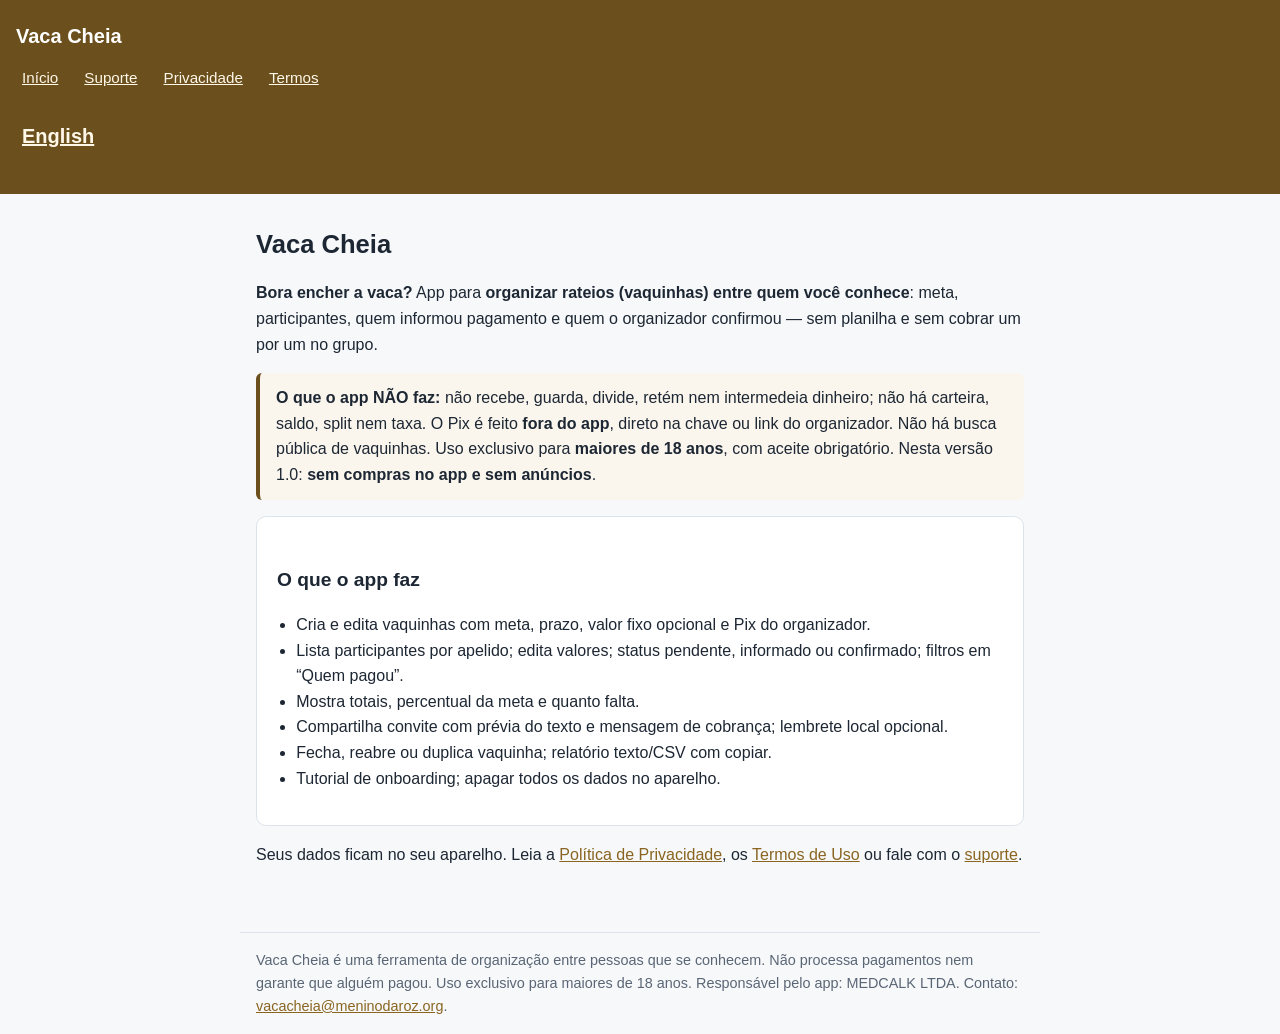
<file: index.html>
<!doctype html>
<html lang="pt-BR"><head><meta charset="utf-8"><meta name="viewport" content="width=device-width,initial-scale=1">
<title>Início — Vaca Cheia</title><meta name="description" content="Organize vaquinhas entre amigos. Sem processamento de pagamentos, sem carteira, sem taxa. Dados só no aparelho."><link rel="stylesheet" href="style.css"></head><body>
<header><a href="index.html">Vaca Cheia</a><nav><a href="index.html">Início</a><a href="suporte.html">Suporte</a><a href="privacidade.html">Privacidade</a><a href="termos.html">Termos</a></nav><p class="lang"><a href="en/index.html" hreflang="en" lang="en">English</a></p></header><main>
<h1>Vaca Cheia</h1>
<p><strong>Bora encher a vaca?</strong> App para <strong>organizar rateios (vaquinhas) entre quem você conhece</strong>: meta, participantes, quem informou pagamento e quem o organizador confirmou — sem planilha e sem cobrar um por um no grupo.</p>
<div class="aviso"><strong>O que o app NÃO faz:</strong> não recebe, guarda, divide, retém nem intermedeia dinheiro; não há carteira, saldo, split nem taxa. O Pix é feito <strong>fora do app</strong>, direto na chave ou link do organizador. Não há busca pública de vaquinhas. Uso exclusivo para <strong>maiores de 18 anos</strong>, com aceite obrigatório. Nesta versão 1.0: <strong>sem compras no app e sem anúncios</strong>.</div>
<div class="card"><h2>O que o app faz</h2><ul>
<li>Cria e edita vaquinhas com meta, prazo, valor fixo opcional e Pix do organizador.</li>
<li>Lista participantes por apelido; edita valores; status pendente, informado ou confirmado; filtros em “Quem pagou”.</li>
<li>Mostra totais, percentual da meta e quanto falta.</li>
<li>Compartilha convite com prévia do texto e mensagem de cobrança; lembrete local opcional.</li>
<li>Fecha, reabre ou duplica vaquinha; relatório texto/CSV com copiar.</li>
<li>Tutorial de onboarding; apagar todos os dados no aparelho.</li></ul></div>
<p>Seus dados ficam no seu aparelho. Leia a <a href="privacidade.html">Política de Privacidade</a>, os <a href="termos.html">Termos de Uso</a> ou fale com o <a href="suporte.html">suporte</a>.</p>
</main><footer>Vaca Cheia é uma ferramenta de organização entre pessoas que se conhecem. Não processa pagamentos nem garante que alguém pagou. Uso exclusivo para maiores de 18 anos. Responsável pelo app: MEDCALK LTDA. Contato: <a href="mailto:vacacheia@meninodaroz.org">vacacheia@meninodaroz.org</a>.</footer></body></html>
</file>
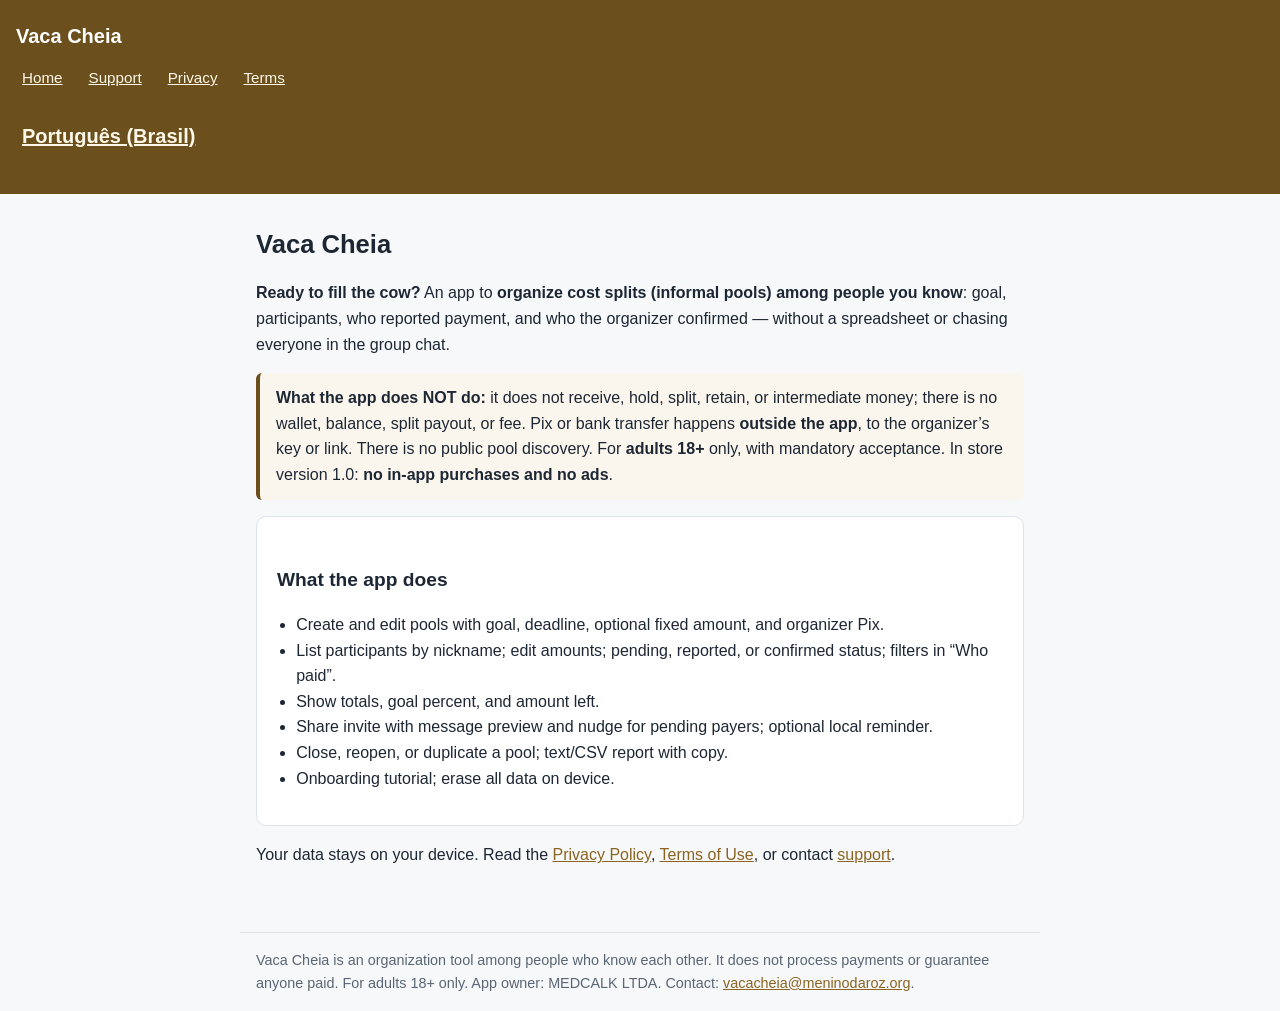
<file: en/index.html>
<!doctype html>
<html lang="en"><head><meta charset="utf-8"><meta name="viewport" content="width=device-width,initial-scale=1">
<title>Home — Vaca Cheia</title><meta name="description" content="Organize informal group pools among friends. No payment processing, no wallet, no fee. Data stays on your device."><link rel="stylesheet" href="../style.css"></head><body>
<header><a href="index.html">Vaca Cheia</a><nav><a href="index.html">Home</a><a href="support.html">Support</a><a href="privacy.html">Privacy</a><a href="terms.html">Terms</a></nav><p class="lang"><a href="../index.html" hreflang="pt-BR" lang="pt-BR">Português (Brasil)</a></p></header><main>
<h1>Vaca Cheia</h1>
<p><strong>Ready to fill the cow?</strong> An app to <strong>organize cost splits (informal pools) among people you know</strong>: goal, participants, who reported payment, and who the organizer confirmed — without a spreadsheet or chasing everyone in the group chat.</p>
<div class="aviso"><strong>What the app does NOT do:</strong> it does not receive, hold, split, retain, or intermediate money; there is no wallet, balance, split payout, or fee. Pix or bank transfer happens <strong>outside the app</strong>, to the organizer’s key or link. There is no public pool discovery. For <strong>adults 18+</strong> only, with mandatory acceptance. In store version 1.0: <strong>no in-app purchases and no ads</strong>.</div>
<div class="card"><h2>What the app does</h2><ul>
<li>Create and edit pools with goal, deadline, optional fixed amount, and organizer Pix.</li>
<li>List participants by nickname; edit amounts; pending, reported, or confirmed status; filters in “Who paid”.</li>
<li>Show totals, goal percent, and amount left.</li>
<li>Share invite with message preview and nudge for pending payers; optional local reminder.</li>
<li>Close, reopen, or duplicate a pool; text/CSV report with copy.</li>
<li>Onboarding tutorial; erase all data on device.</li></ul></div>
<p>Your data stays on your device. Read the <a href="privacy.html">Privacy Policy</a>, <a href="terms.html">Terms of Use</a>, or contact <a href="support.html">support</a>.</p>
</main><footer>Vaca Cheia is an organization tool among people who know each other. It does not process payments or guarantee anyone paid. For adults 18+ only. App owner: MEDCALK LTDA. Contact: <a href="mailto:vacacheia@meninodaroz.org">vacacheia@meninodaroz.org</a>.</footer></body></html>
</file>
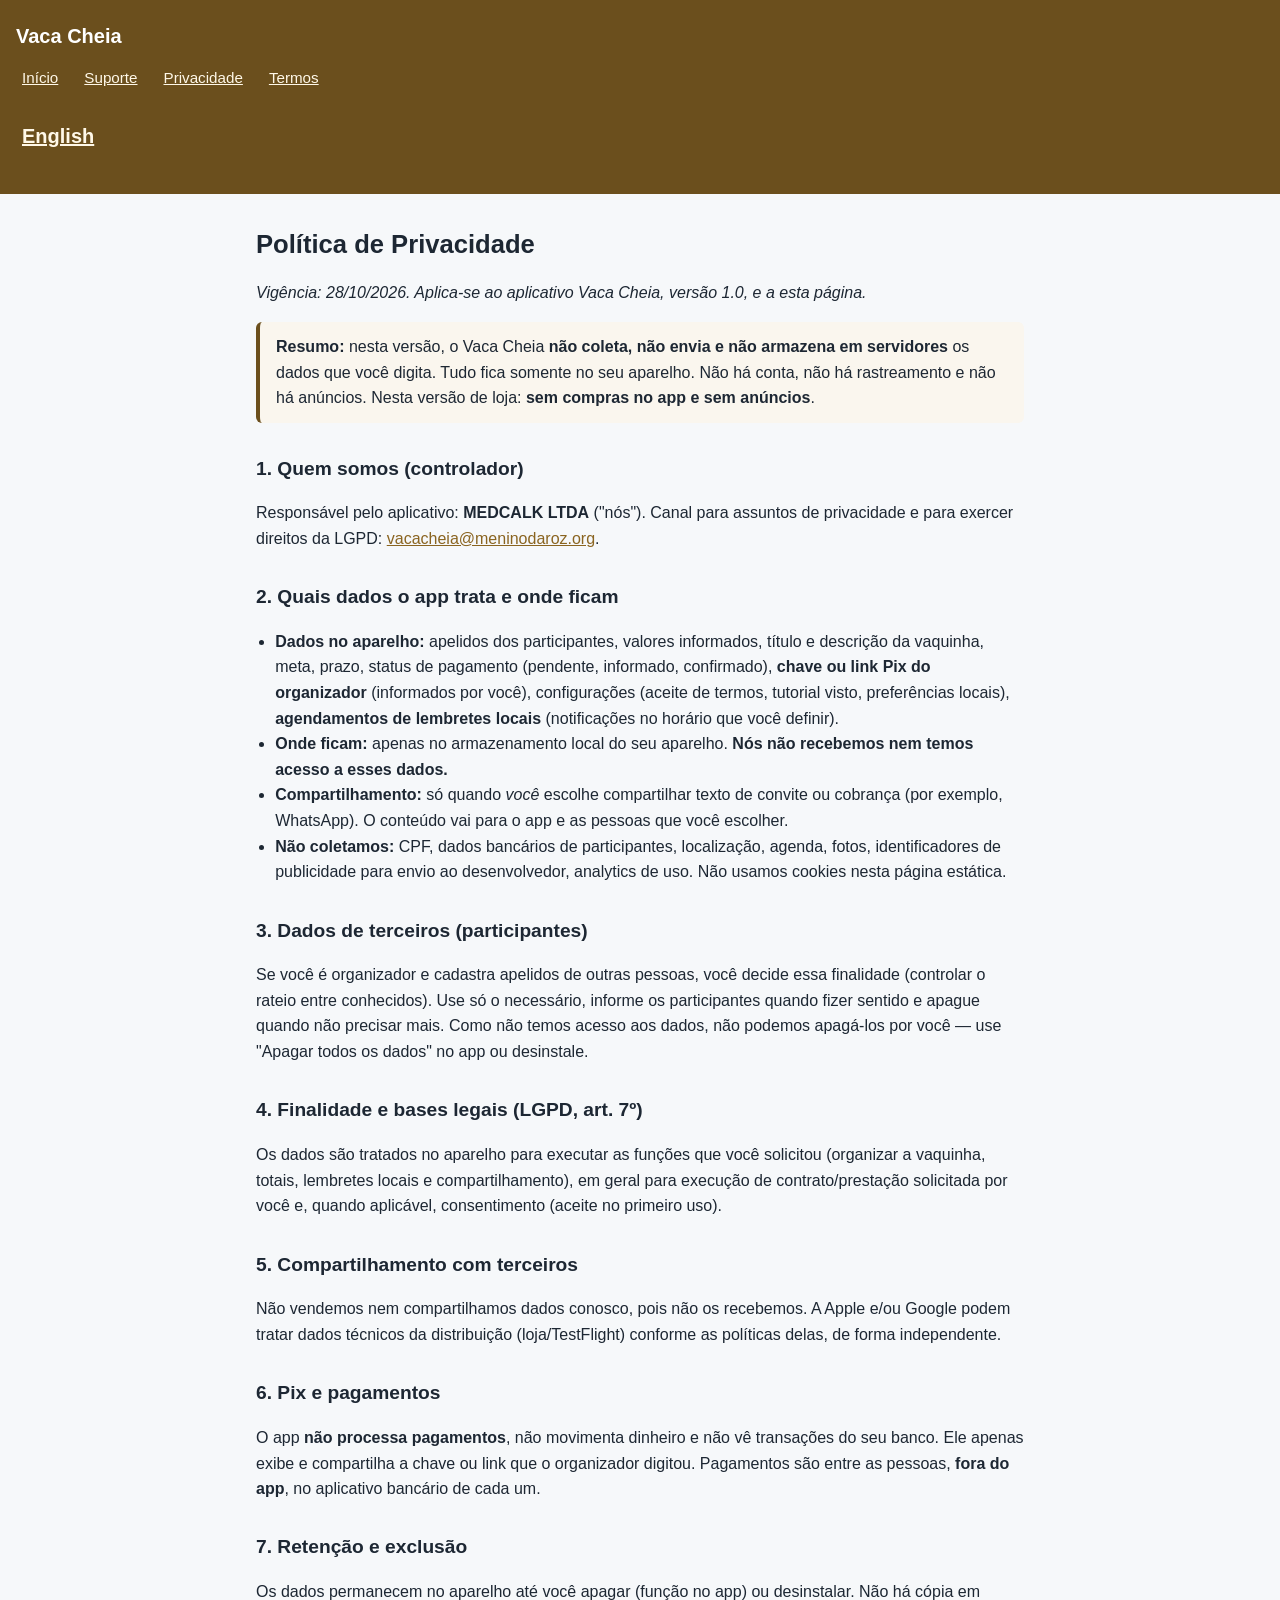
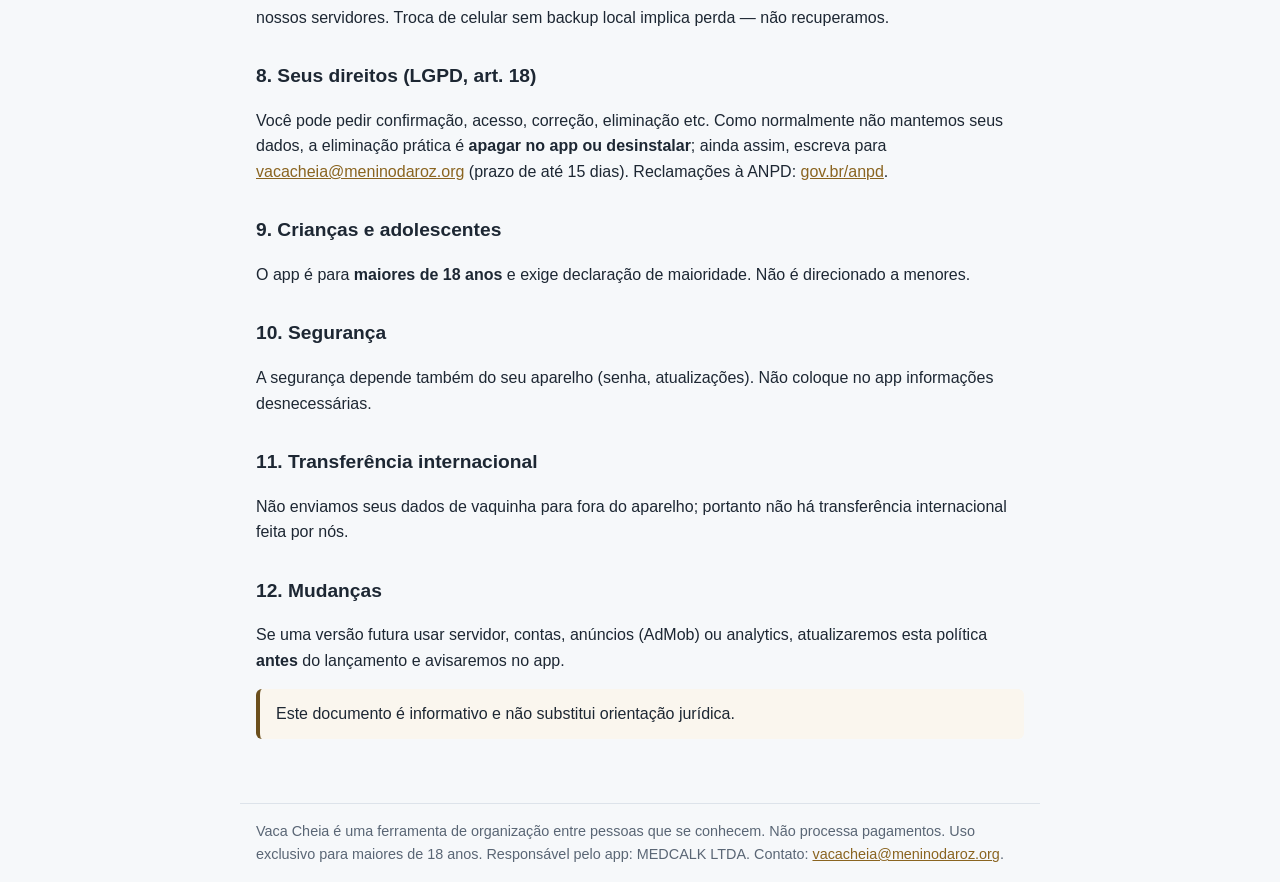
<file: privacidade.html>
<!doctype html>
<html lang="pt-BR"><head><meta charset="utf-8"><meta name="viewport" content="width=device-width,initial-scale=1">
<title>Política de Privacidade — Vaca Cheia</title><meta name="description" content="Política de Privacidade (LGPD) do Vaca Cheia: dados ficam no aparelho, sem coleta pelo desenvolvedor."><link rel="stylesheet" href="style.css"></head><body>
<header><a href="index.html">Vaca Cheia</a><nav><a href="index.html">Início</a><a href="suporte.html">Suporte</a><a href="privacidade.html">Privacidade</a><a href="termos.html">Termos</a></nav><p class="lang"><a href="en/privacy.html" hreflang="en" lang="en">English</a></p></header><main>
<h1>Política de Privacidade</h1>
<p><em>Vigência: 28/10/2026. Aplica-se ao aplicativo Vaca Cheia, versão 1.0, e a esta página.</em></p>
<div class="aviso"><strong>Resumo:</strong> nesta versão, o Vaca Cheia <strong>não coleta, não envia e não armazena em servidores</strong> os dados que você digita. Tudo fica somente no seu aparelho. Não há conta, não há rastreamento e não há anúncios. Nesta versão de loja: <strong>sem compras no app e sem anúncios</strong>.</div>

<h2>1. Quem somos (controlador)</h2>
<p>Responsável pelo aplicativo: <strong>MEDCALK LTDA</strong> ("nós"). Canal para assuntos de privacidade e para exercer direitos da LGPD: <a href="mailto:vacacheia@meninodaroz.org">vacacheia@meninodaroz.org</a>.</p>

<h2>2. Quais dados o app trata e onde ficam</h2>
<ul>
<li><strong>Dados no aparelho:</strong> apelidos dos participantes, valores informados, título e descrição da vaquinha, meta, prazo, status de pagamento (pendente, informado, confirmado), <strong>chave ou link Pix do organizador</strong> (informados por você), configurações (aceite de termos, tutorial visto, preferências locais), <strong>agendamentos de lembretes locais</strong> (notificações no horário que você definir).</li>
<li><strong>Onde ficam:</strong> apenas no armazenamento local do seu aparelho. <strong>Nós não recebemos nem temos acesso a esses dados.</strong></li>
<li><strong>Compartilhamento:</strong> só quando <em>você</em> escolhe compartilhar texto de convite ou cobrança (por exemplo, WhatsApp). O conteúdo vai para o app e as pessoas que você escolher.</li>
<li><strong>Não coletamos:</strong> CPF, dados bancários de participantes, localização, agenda, fotos, identificadores de publicidade para envio ao desenvolvedor, analytics de uso. Não usamos cookies nesta página estática.</li>
</ul>

<h2>3. Dados de terceiros (participantes)</h2>
<p>Se você é organizador e cadastra apelidos de outras pessoas, você decide essa finalidade (controlar o rateio entre conhecidos). Use só o necessário, informe os participantes quando fizer sentido e apague quando não precisar mais. Como não temos acesso aos dados, não podemos apagá-los por você — use "Apagar todos os dados" no app ou desinstale.</p>

<h2>4. Finalidade e bases legais (LGPD, art. 7º)</h2>
<p>Os dados são tratados no aparelho para executar as funções que você solicitou (organizar a vaquinha, totais, lembretes locais e compartilhamento), em geral para execução de contrato/prestação solicitada por você e, quando aplicável, consentimento (aceite no primeiro uso).</p>

<h2>5. Compartilhamento com terceiros</h2>
<p>Não vendemos nem compartilhamos dados conosco, pois não os recebemos. A Apple e/ou Google podem tratar dados técnicos da distribuição (loja/TestFlight) conforme as políticas delas, de forma independente.</p>

<h2>6. Pix e pagamentos</h2>
<p>O app <strong>não processa pagamentos</strong>, não movimenta dinheiro e não vê transações do seu banco. Ele apenas exibe e compartilha a chave ou link que o organizador digitou. Pagamentos são entre as pessoas, <strong>fora do app</strong>, no aplicativo bancário de cada um.</p>

<h2>7. Retenção e exclusão</h2>
<p>Os dados permanecem no aparelho até você apagar (função no app) ou desinstalar. Não há cópia em nossos servidores. Troca de celular sem backup local implica perda — não recuperamos.</p>

<h2>8. Seus direitos (LGPD, art. 18)</h2>
<p>Você pode pedir confirmação, acesso, correção, eliminação etc. Como normalmente não mantemos seus dados, a eliminação prática é <strong>apagar no app ou desinstalar</strong>; ainda assim, escreva para <a href="mailto:vacacheia@meninodaroz.org">vacacheia@meninodaroz.org</a> (prazo de até 15 dias). Reclamações à ANPD: <a href="https://www.gov.br/anpd">gov.br/anpd</a>.</p>

<h2>9. Crianças e adolescentes</h2>
<p>O app é para <strong>maiores de 18 anos</strong> e exige declaração de maioridade. Não é direcionado a menores.</p>

<h2>10. Segurança</h2>
<p>A segurança depende também do seu aparelho (senha, atualizações). Não coloque no app informações desnecessárias.</p>

<h2>11. Transferência internacional</h2>
<p>Não enviamos seus dados de vaquinha para fora do aparelho; portanto não há transferência internacional feita por nós.</p>

<h2>12. Mudanças</h2>
<p>Se uma versão futura usar servidor, contas, anúncios (AdMob) ou analytics, atualizaremos esta política <strong>antes</strong> do lançamento e avisaremos no app.</p>

<p class="aviso">Este documento é informativo e não substitui orientação jurídica.</p>
</main><footer>Vaca Cheia é uma ferramenta de organização entre pessoas que se conhecem. Não processa pagamentos. Uso exclusivo para maiores de 18 anos. Responsável pelo app: MEDCALK LTDA. Contato: <a href="mailto:vacacheia@meninodaroz.org">vacacheia@meninodaroz.org</a>.</footer></body></html>
</file>
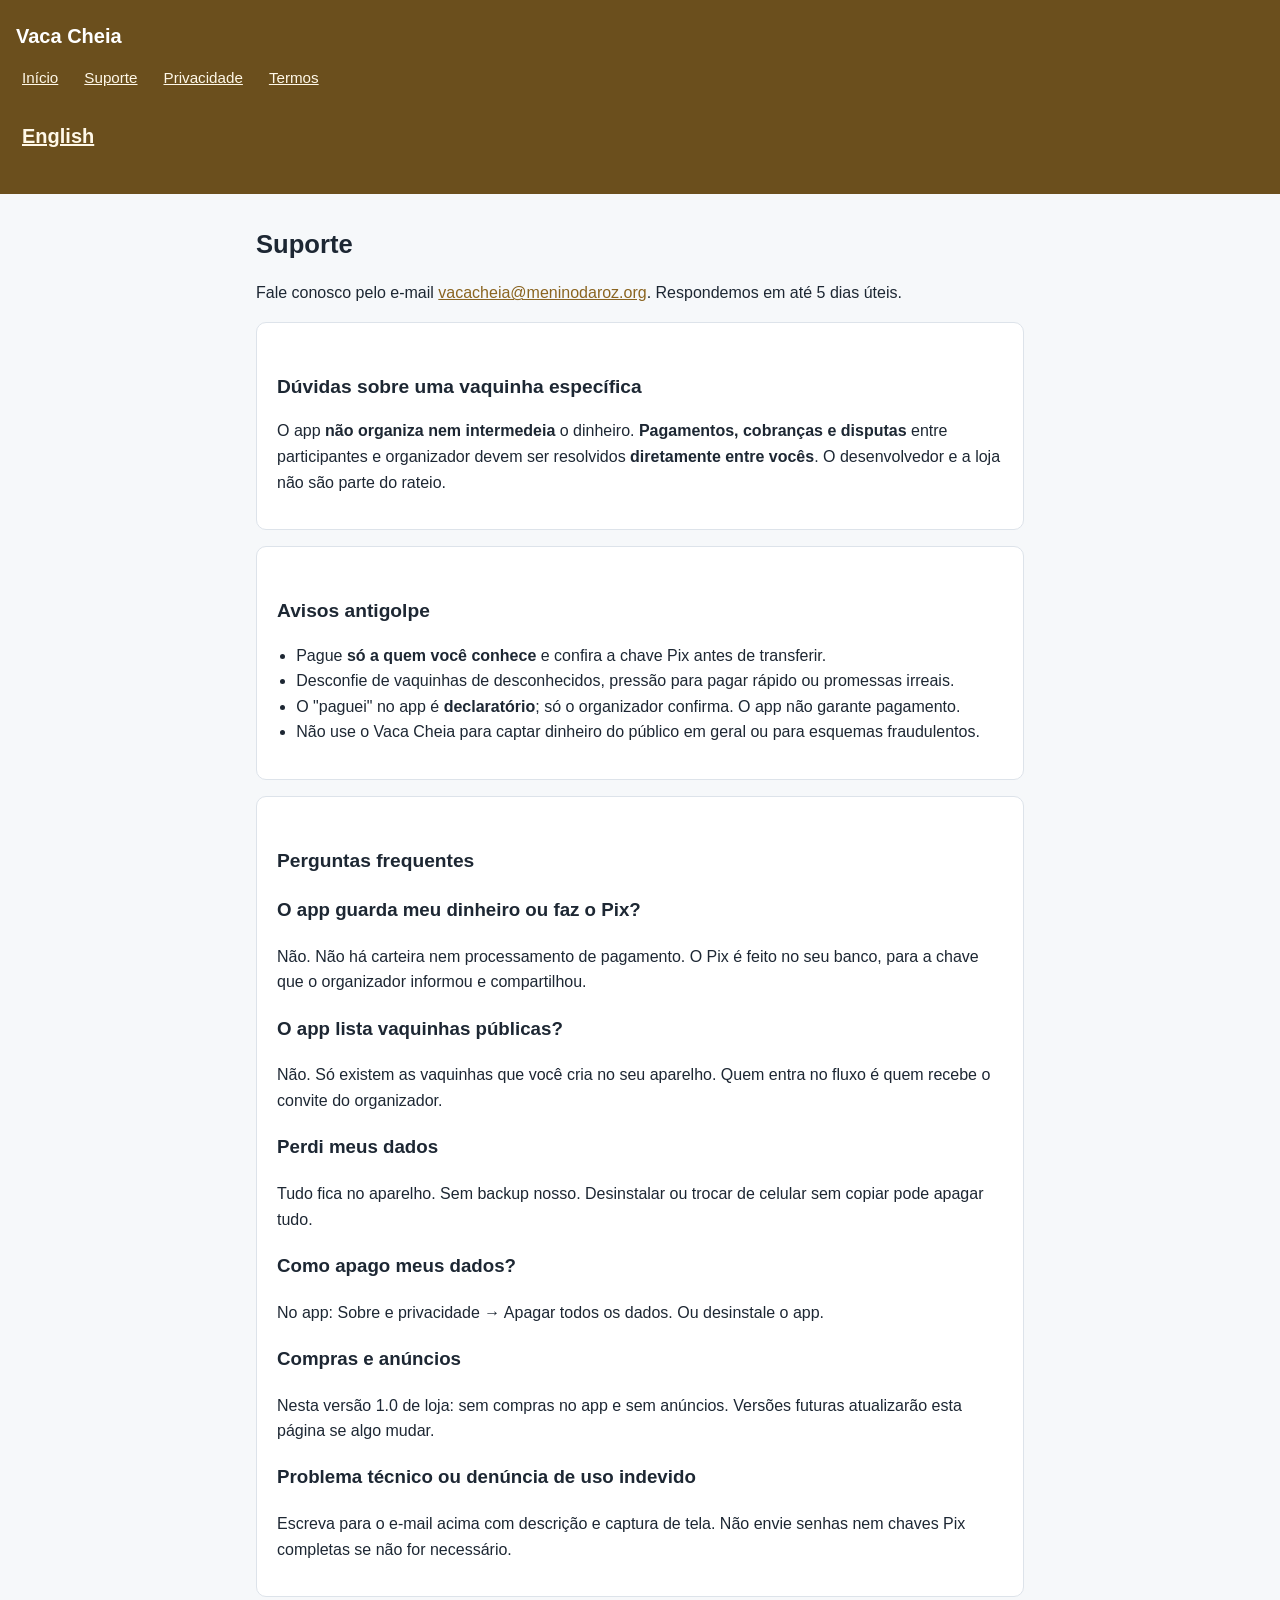
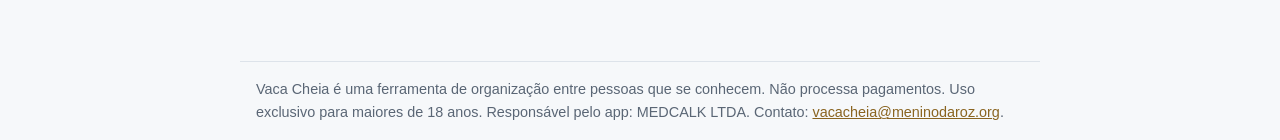
<file: suporte.html>
<!doctype html>
<html lang="pt-BR"><head><meta charset="utf-8"><meta name="viewport" content="width=device-width,initial-scale=1">
<title>Suporte — Vaca Cheia</title><meta name="description" content="Suporte do Vaca Cheia: dúvidas, privacidade, golpes e uso do app."><link rel="stylesheet" href="style.css"></head><body>
<header><a href="index.html">Vaca Cheia</a><nav><a href="index.html">Início</a><a href="suporte.html">Suporte</a><a href="privacidade.html">Privacidade</a><a href="termos.html">Termos</a></nav><p class="lang"><a href="en/support.html" hreflang="en" lang="en">English</a></p></header><main>
<h1>Suporte</h1>
<p>Fale conosco pelo e-mail <a href="mailto:vacacheia@meninodaroz.org">vacacheia@meninodaroz.org</a>. Respondemos em até 5 dias úteis.</p>
<div class="card"><h2>Dúvidas sobre uma vaquinha específica</h2>
<p>O app <strong>não organiza nem intermedeia</strong> o dinheiro. <strong>Pagamentos, cobranças e disputas</strong> entre participantes e organizador devem ser resolvidos <strong>diretamente entre vocês</strong>. O desenvolvedor e a loja não são parte do rateio.</p></div>
<div class="card"><h2>Avisos antigolpe</h2>
<ul>
<li>Pague <strong>só a quem você conhece</strong> e confira a chave Pix antes de transferir.</li>
<li>Desconfie de vaquinhas de desconhecidos, pressão para pagar rápido ou promessas irreais.</li>
<li>O "paguei" no app é <strong>declaratório</strong>; só o organizador confirma. O app não garante pagamento.</li>
<li>Não use o Vaca Cheia para captar dinheiro do público em geral ou para esquemas fraudulentos.</li>
</ul></div>
<div class="card"><h2>Perguntas frequentes</h2>
<h3>O app guarda meu dinheiro ou faz o Pix?</h3><p>Não. Não há carteira nem processamento de pagamento. O Pix é feito no seu banco, para a chave que o organizador informou e compartilhou.</p>
<h3>O app lista vaquinhas públicas?</h3><p>Não. Só existem as vaquinhas que você cria no seu aparelho. Quem entra no fluxo é quem recebe o convite do organizador.</p>
<h3>Perdi meus dados</h3><p>Tudo fica no aparelho. Sem backup nosso. Desinstalar ou trocar de celular sem copiar pode apagar tudo.</p>
<h3>Como apago meus dados?</h3><p>No app: Sobre e privacidade → Apagar todos os dados. Ou desinstale o app.</p>
<h3>Compras e anúncios</h3><p>Nesta versão 1.0 de loja: sem compras no app e sem anúncios. Versões futuras atualizarão esta página se algo mudar.</p>
<h3>Problema técnico ou denúncia de uso indevido</h3><p>Escreva para o e-mail acima com descrição e captura de tela. Não envie senhas nem chaves Pix completas se não for necessário.</p></div>
</main><footer>Vaca Cheia é uma ferramenta de organização entre pessoas que se conhecem. Não processa pagamentos. Uso exclusivo para maiores de 18 anos. Responsável pelo app: MEDCALK LTDA. Contato: <a href="mailto:vacacheia@meninodaroz.org">vacacheia@meninodaroz.org</a>.</footer></body></html>
</file>
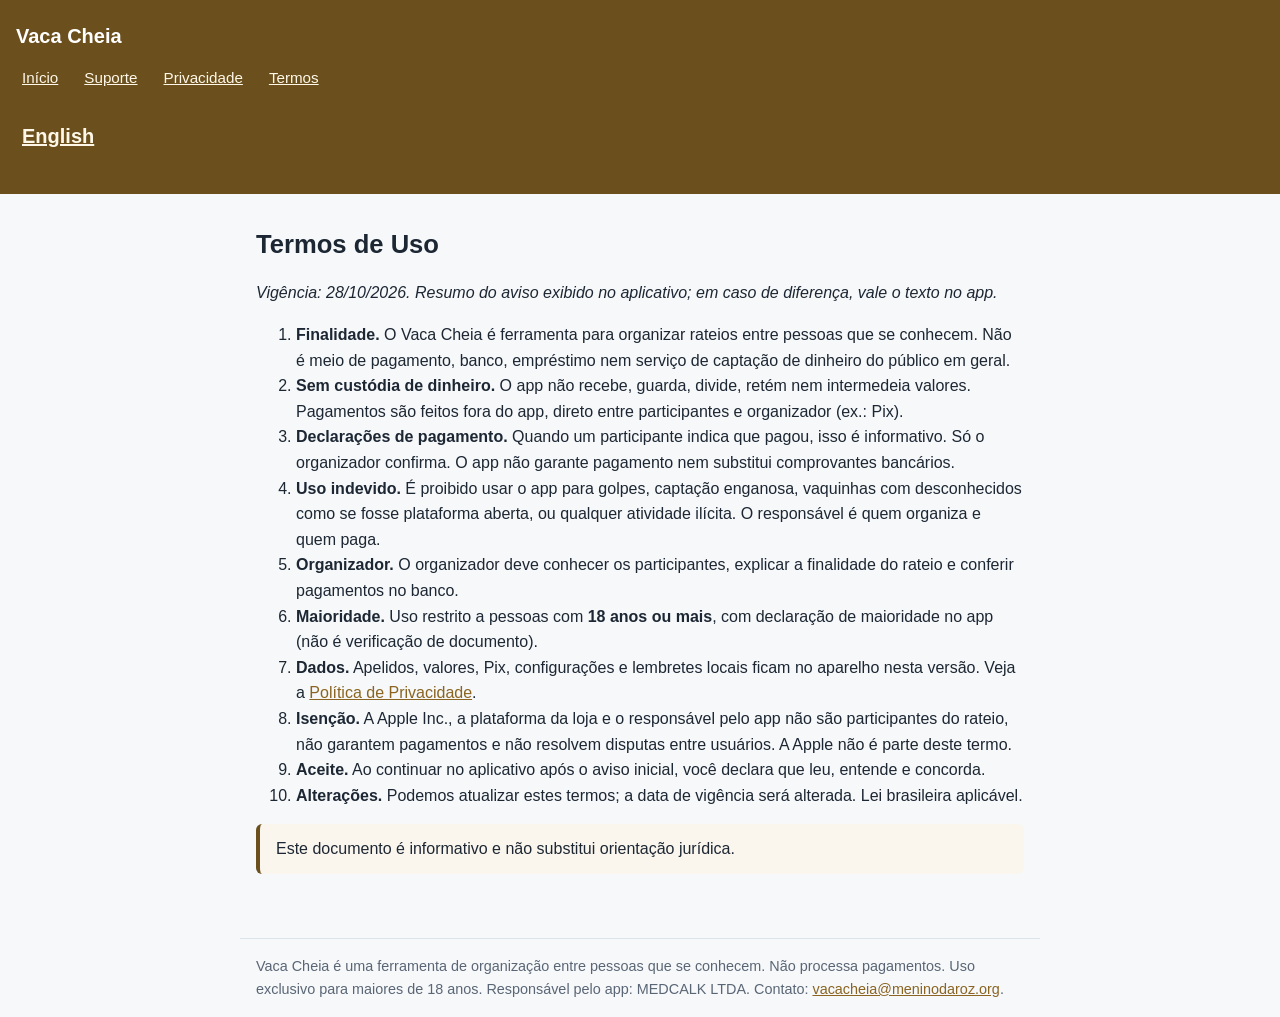
<file: termos.html>
<!doctype html>
<html lang="pt-BR"><head><meta charset="utf-8"><meta name="viewport" content="width=device-width,initial-scale=1">
<title>Termos de Uso — Vaca Cheia</title><meta name="description" content="Termos de uso do Vaca Cheia: organização entre amigos, sem intermediação de dinheiro."><link rel="stylesheet" href="style.css"></head><body>
<header><a href="index.html">Vaca Cheia</a><nav><a href="index.html">Início</a><a href="suporte.html">Suporte</a><a href="privacidade.html">Privacidade</a><a href="termos.html">Termos</a></nav><p class="lang"><a href="en/terms.html" hreflang="en" lang="en">English</a></p></header><main>
<h1>Termos de Uso</h1>
<p><em>Vigência: 28/10/2026. Resumo do aviso exibido no aplicativo; em caso de diferença, vale o texto no app.</em></p>
<ol>
<li><strong>Finalidade.</strong> O Vaca Cheia é ferramenta para organizar rateios entre pessoas que se conhecem. Não é meio de pagamento, banco, empréstimo nem serviço de captação de dinheiro do público em geral.</li>
<li><strong>Sem custódia de dinheiro.</strong> O app não recebe, guarda, divide, retém nem intermedeia valores. Pagamentos são feitos fora do app, direto entre participantes e organizador (ex.: Pix).</li>
<li><strong>Declarações de pagamento.</strong> Quando um participante indica que pagou, isso é informativo. Só o organizador confirma. O app não garante pagamento nem substitui comprovantes bancários.</li>
<li><strong>Uso indevido.</strong> É proibido usar o app para golpes, captação enganosa, vaquinhas com desconhecidos como se fosse plataforma aberta, ou qualquer atividade ilícita. O responsável é quem organiza e quem paga.</li>
<li><strong>Organizador.</strong> O organizador deve conhecer os participantes, explicar a finalidade do rateio e conferir pagamentos no banco.</li>
<li><strong>Maioridade.</strong> Uso restrito a pessoas com <strong>18 anos ou mais</strong>, com declaração de maioridade no app (não é verificação de documento).</li>
<li><strong>Dados.</strong> Apelidos, valores, Pix, configurações e lembretes locais ficam no aparelho nesta versão. Veja a <a href="privacidade.html">Política de Privacidade</a>.</li>
<li><strong>Isenção.</strong> A Apple Inc., a plataforma da loja e o responsável pelo app não são participantes do rateio, não garantem pagamentos e não resolvem disputas entre usuários. A Apple não é parte deste termo.</li>
<li><strong>Aceite.</strong> Ao continuar no aplicativo após o aviso inicial, você declara que leu, entende e concorda.</li>
<li><strong>Alterações.</strong> Podemos atualizar estes termos; a data de vigência será alterada. Lei brasileira aplicável.</li>
</ol>
<p class="aviso">Este documento é informativo e não substitui orientação jurídica.</p>
</main><footer>Vaca Cheia é uma ferramenta de organização entre pessoas que se conhecem. Não processa pagamentos. Uso exclusivo para maiores de 18 anos. Responsável pelo app: MEDCALK LTDA. Contato: <a href="mailto:vacacheia@meninodaroz.org">vacacheia@meninodaroz.org</a>.</footer></body></html>
</file>
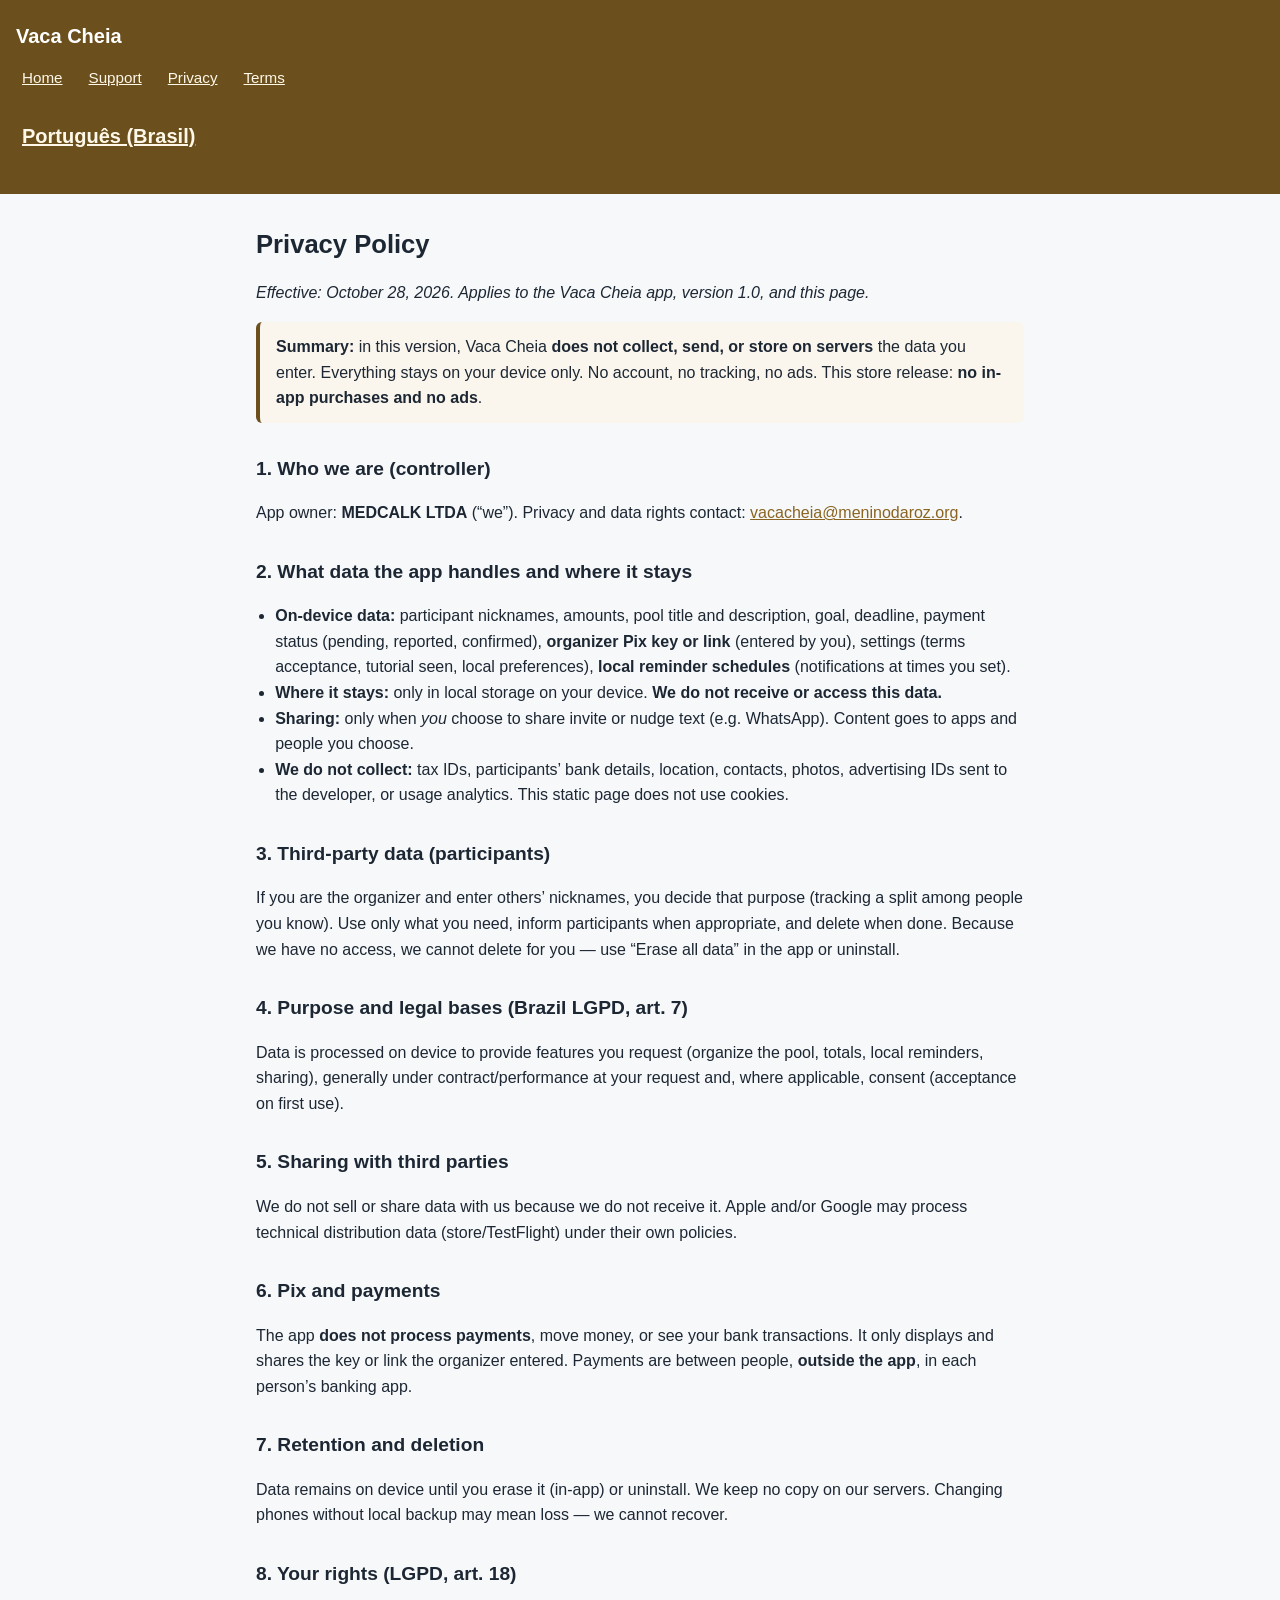
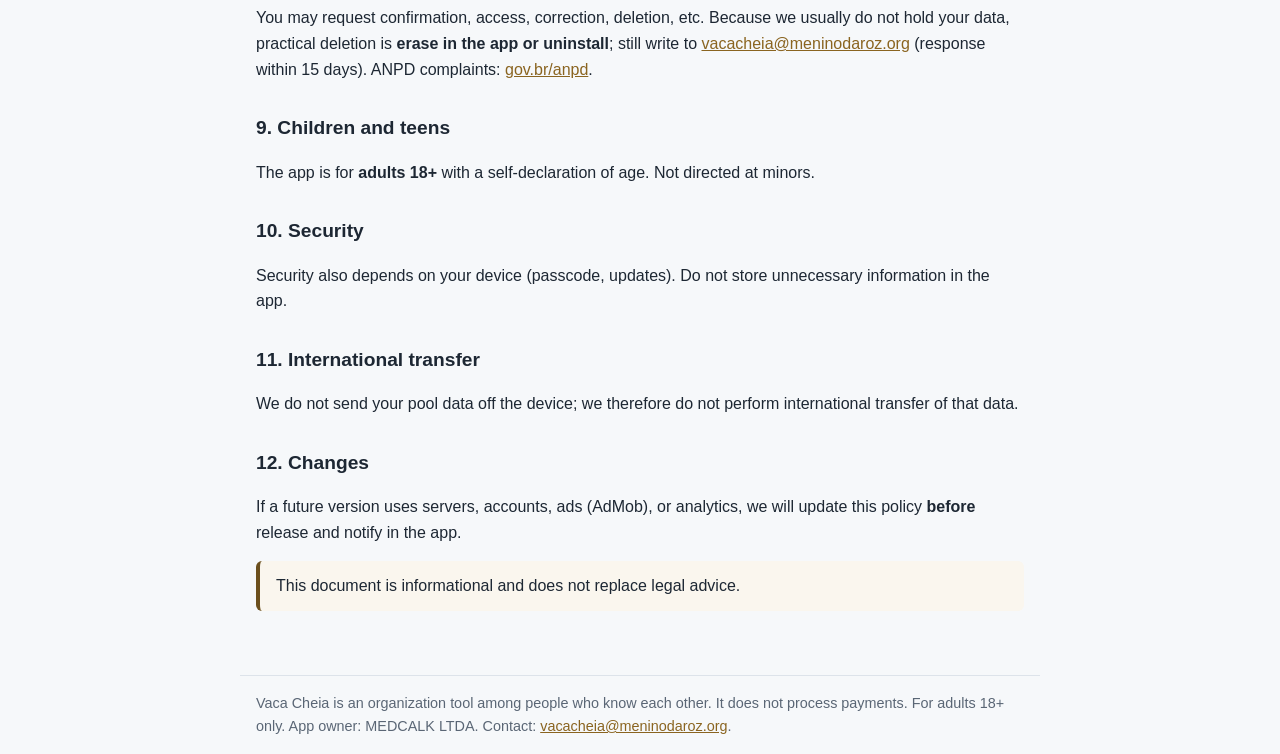
<file: en/privacy.html>
<!doctype html>
<html lang="en"><head><meta charset="utf-8"><meta name="viewport" content="width=device-width,initial-scale=1">
<title>Privacy Policy — Vaca Cheia</title><meta name="description" content="Vaca Cheia privacy policy: data stays on your device; the developer does not collect it."><link rel="stylesheet" href="../style.css"></head><body>
<header><a href="index.html">Vaca Cheia</a><nav><a href="index.html">Home</a><a href="support.html">Support</a><a href="privacy.html">Privacy</a><a href="terms.html">Terms</a></nav><p class="lang"><a href="../privacidade.html" hreflang="pt-BR" lang="pt-BR">Português (Brasil)</a></p></header><main>
<h1>Privacy Policy</h1>
<p><em>Effective: October 28, 2026. Applies to the Vaca Cheia app, version 1.0, and this page.</em></p>
<div class="aviso"><strong>Summary:</strong> in this version, Vaca Cheia <strong>does not collect, send, or store on servers</strong> the data you enter. Everything stays on your device only. No account, no tracking, no ads. This store release: <strong>no in-app purchases and no ads</strong>.</div>

<h2>1. Who we are (controller)</h2>
<p>App owner: <strong>MEDCALK LTDA</strong> (“we”). Privacy and data rights contact: <a href="mailto:vacacheia@meninodaroz.org">vacacheia@meninodaroz.org</a>.</p>

<h2>2. What data the app handles and where it stays</h2>
<ul>
<li><strong>On-device data:</strong> participant nicknames, amounts, pool title and description, goal, deadline, payment status (pending, reported, confirmed), <strong>organizer Pix key or link</strong> (entered by you), settings (terms acceptance, tutorial seen, local preferences), <strong>local reminder schedules</strong> (notifications at times you set).</li>
<li><strong>Where it stays:</strong> only in local storage on your device. <strong>We do not receive or access this data.</strong></li>
<li><strong>Sharing:</strong> only when <em>you</em> choose to share invite or nudge text (e.g. WhatsApp). Content goes to apps and people you choose.</li>
<li><strong>We do not collect:</strong> tax IDs, participants’ bank details, location, contacts, photos, advertising IDs sent to the developer, or usage analytics. This static page does not use cookies.</li>
</ul>

<h2>3. Third-party data (participants)</h2>
<p>If you are the organizer and enter others’ nicknames, you decide that purpose (tracking a split among people you know). Use only what you need, inform participants when appropriate, and delete when done. Because we have no access, we cannot delete for you — use “Erase all data” in the app or uninstall.</p>

<h2>4. Purpose and legal bases (Brazil LGPD, art. 7)</h2>
<p>Data is processed on device to provide features you request (organize the pool, totals, local reminders, sharing), generally under contract/performance at your request and, where applicable, consent (acceptance on first use).</p>

<h2>5. Sharing with third parties</h2>
<p>We do not sell or share data with us because we do not receive it. Apple and/or Google may process technical distribution data (store/TestFlight) under their own policies.</p>

<h2>6. Pix and payments</h2>
<p>The app <strong>does not process payments</strong>, move money, or see your bank transactions. It only displays and shares the key or link the organizer entered. Payments are between people, <strong>outside the app</strong>, in each person’s banking app.</p>

<h2>7. Retention and deletion</h2>
<p>Data remains on device until you erase it (in-app) or uninstall. We keep no copy on our servers. Changing phones without local backup may mean loss — we cannot recover.</p>

<h2>8. Your rights (LGPD, art. 18)</h2>
<p>You may request confirmation, access, correction, deletion, etc. Because we usually do not hold your data, practical deletion is <strong>erase in the app or uninstall</strong>; still write to <a href="mailto:vacacheia@meninodaroz.org">vacacheia@meninodaroz.org</a> (response within 15 days). ANPD complaints: <a href="https://www.gov.br/anpd">gov.br/anpd</a>.</p>

<h2>9. Children and teens</h2>
<p>The app is for <strong>adults 18+</strong> with a self-declaration of age. Not directed at minors.</p>

<h2>10. Security</h2>
<p>Security also depends on your device (passcode, updates). Do not store unnecessary information in the app.</p>

<h2>11. International transfer</h2>
<p>We do not send your pool data off the device; we therefore do not perform international transfer of that data.</p>

<h2>12. Changes</h2>
<p>If a future version uses servers, accounts, ads (AdMob), or analytics, we will update this policy <strong>before</strong> release and notify in the app.</p>

<p class="aviso">This document is informational and does not replace legal advice.</p>
</main><footer>Vaca Cheia is an organization tool among people who know each other. It does not process payments. For adults 18+ only. App owner: MEDCALK LTDA. Contact: <a href="mailto:vacacheia@meninodaroz.org">vacacheia@meninodaroz.org</a>.</footer></body></html>
</file>
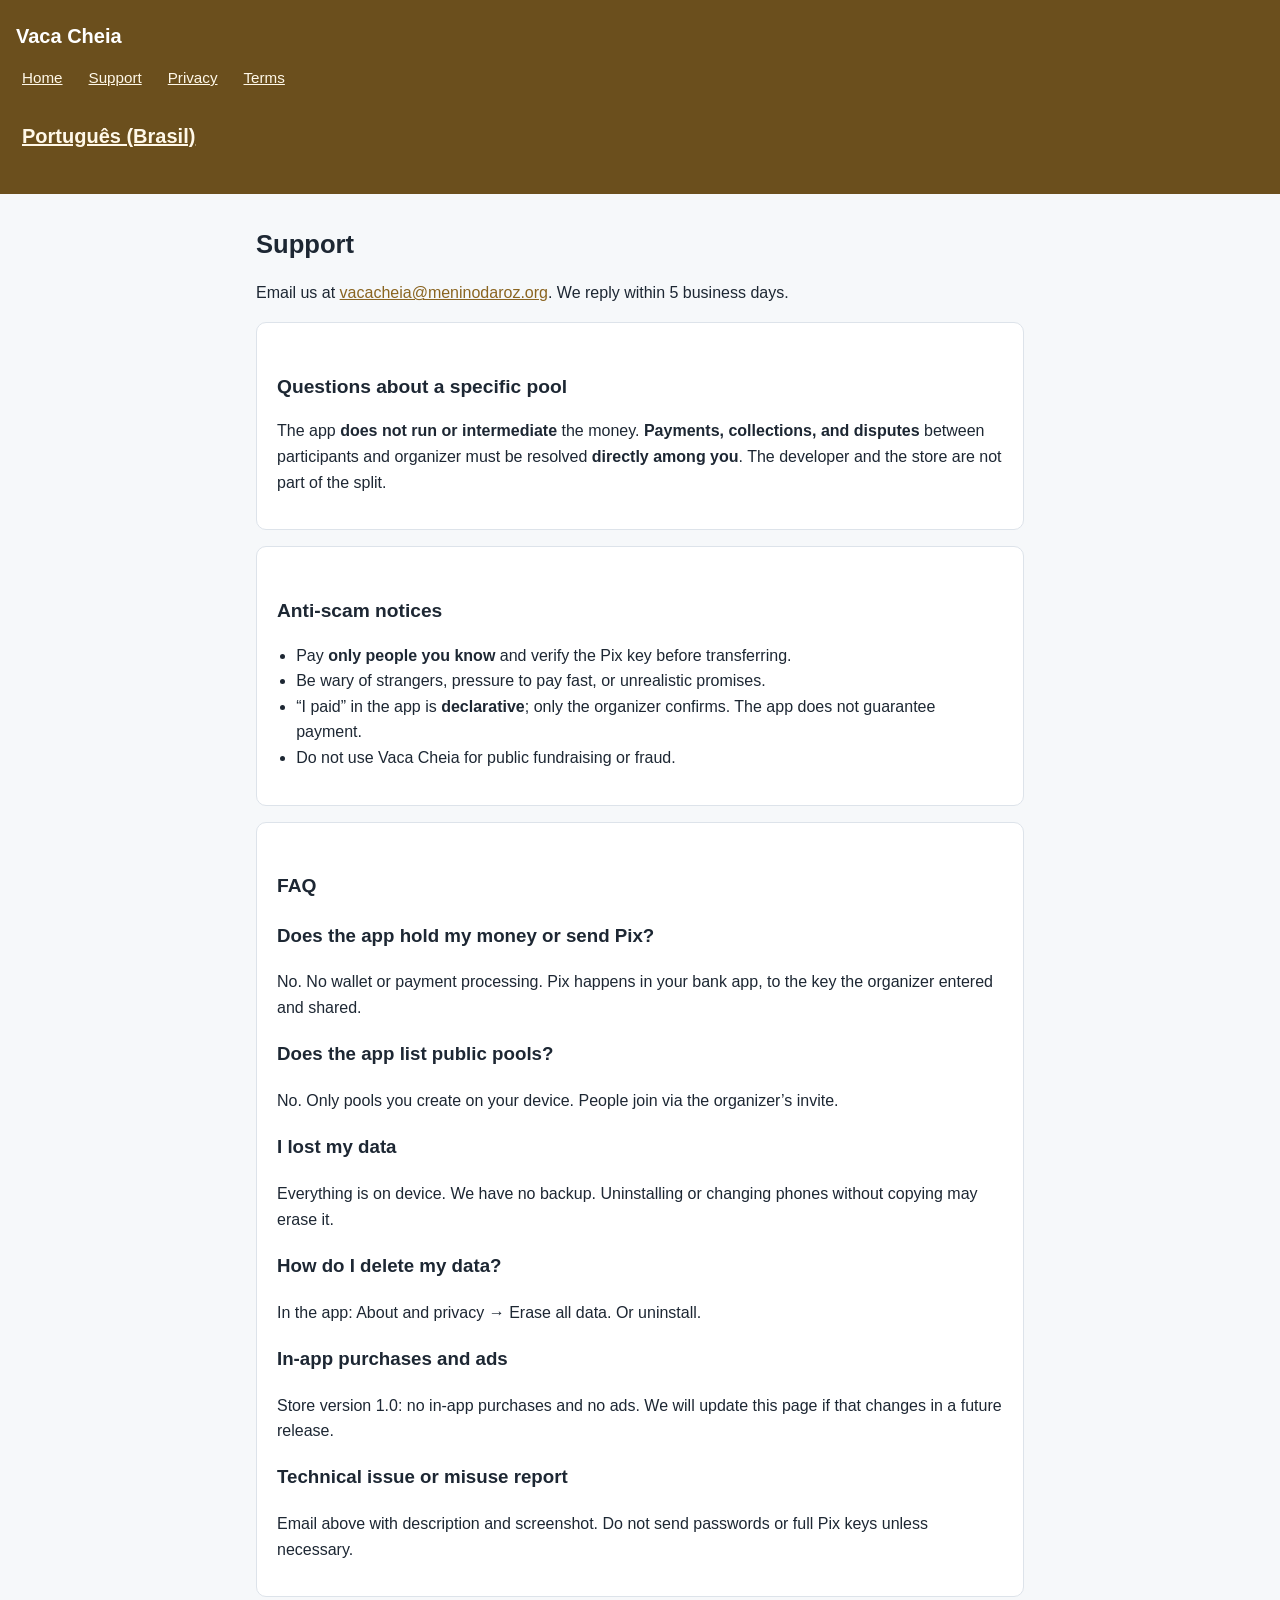
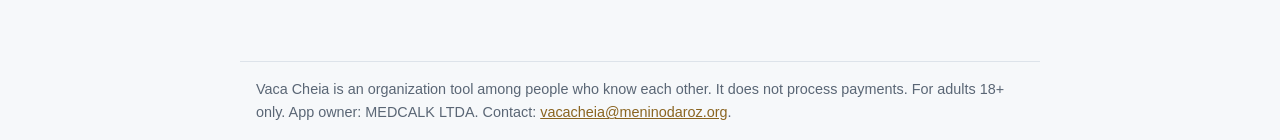
<file: en/support.html>
<!doctype html>
<html lang="en"><head><meta charset="utf-8"><meta name="viewport" content="width=device-width,initial-scale=1">
<title>Support — Vaca Cheia</title><meta name="description" content="Vaca Cheia support: questions, privacy, scams, and how to use the app."><link rel="stylesheet" href="../style.css"></head><body>
<header><a href="index.html">Vaca Cheia</a><nav><a href="index.html">Home</a><a href="support.html">Support</a><a href="privacy.html">Privacy</a><a href="terms.html">Terms</a></nav><p class="lang"><a href="../suporte.html" hreflang="pt-BR" lang="pt-BR">Português (Brasil)</a></p></header><main>
<h1>Support</h1>
<p>Email us at <a href="mailto:vacacheia@meninodaroz.org">vacacheia@meninodaroz.org</a>. We reply within 5 business days.</p>
<div class="card"><h2>Questions about a specific pool</h2>
<p>The app <strong>does not run or intermediate</strong> the money. <strong>Payments, collections, and disputes</strong> between participants and organizer must be resolved <strong>directly among you</strong>. The developer and the store are not part of the split.</p></div>
<div class="card"><h2>Anti-scam notices</h2>
<ul>
<li>Pay <strong>only people you know</strong> and verify the Pix key before transferring.</li>
<li>Be wary of strangers, pressure to pay fast, or unrealistic promises.</li>
<li>“I paid” in the app is <strong>declarative</strong>; only the organizer confirms. The app does not guarantee payment.</li>
<li>Do not use Vaca Cheia for public fundraising or fraud.</li>
</ul></div>
<div class="card"><h2>FAQ</h2>
<h3>Does the app hold my money or send Pix?</h3><p>No. No wallet or payment processing. Pix happens in your bank app, to the key the organizer entered and shared.</p>
<h3>Does the app list public pools?</h3><p>No. Only pools you create on your device. People join via the organizer’s invite.</p>
<h3>I lost my data</h3><p>Everything is on device. We have no backup. Uninstalling or changing phones without copying may erase it.</p>
<h3>How do I delete my data?</h3><p>In the app: About and privacy → Erase all data. Or uninstall.</p>
<h3>In-app purchases and ads</h3><p>Store version 1.0: no in-app purchases and no ads. We will update this page if that changes in a future release.</p>
<h3>Technical issue or misuse report</h3><p>Email above with description and screenshot. Do not send passwords or full Pix keys unless necessary.</p></div>
</main><footer>Vaca Cheia is an organization tool among people who know each other. It does not process payments. For adults 18+ only. App owner: MEDCALK LTDA. Contact: <a href="mailto:vacacheia@meninodaroz.org">vacacheia@meninodaroz.org</a>.</footer></body></html>
</file>
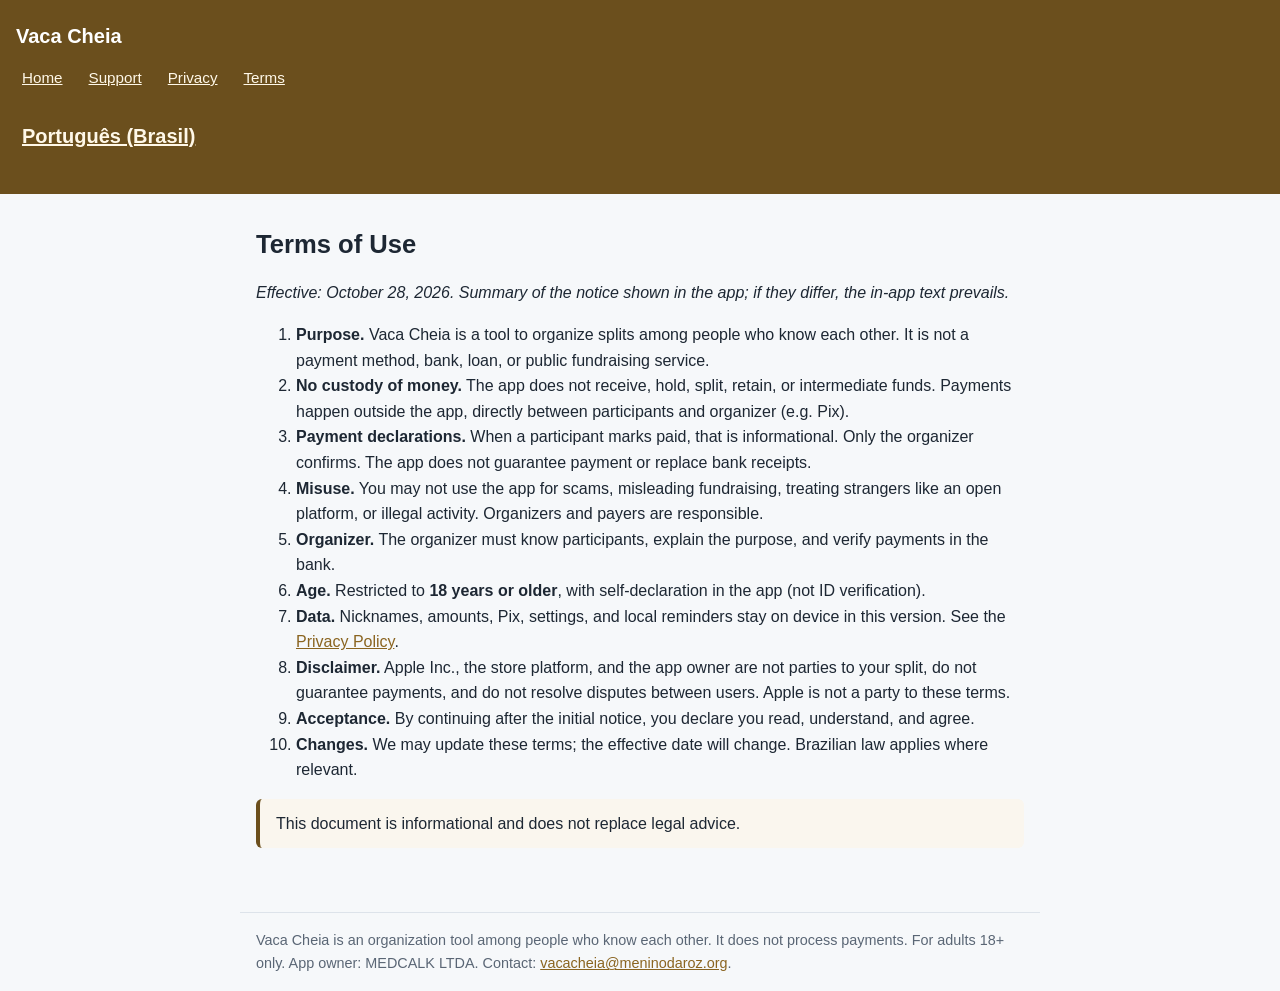
<file: en/terms.html>
<!doctype html>
<html lang="en"><head><meta charset="utf-8"><meta name="viewport" content="width=device-width,initial-scale=1">
<title>Terms of Use — Vaca Cheia</title><meta name="description" content="Vaca Cheia terms: organize splits among friends, no money intermediation."><link rel="stylesheet" href="../style.css"></head><body>
<header><a href="index.html">Vaca Cheia</a><nav><a href="index.html">Home</a><a href="support.html">Support</a><a href="privacy.html">Privacy</a><a href="terms.html">Terms</a></nav><p class="lang"><a href="../termos.html" hreflang="pt-BR" lang="pt-BR">Português (Brasil)</a></p></header><main>
<h1>Terms of Use</h1>
<p><em>Effective: October 28, 2026. Summary of the notice shown in the app; if they differ, the in-app text prevails.</em></p>
<ol>
<li><strong>Purpose.</strong> Vaca Cheia is a tool to organize splits among people who know each other. It is not a payment method, bank, loan, or public fundraising service.</li>
<li><strong>No custody of money.</strong> The app does not receive, hold, split, retain, or intermediate funds. Payments happen outside the app, directly between participants and organizer (e.g. Pix).</li>
<li><strong>Payment declarations.</strong> When a participant marks paid, that is informational. Only the organizer confirms. The app does not guarantee payment or replace bank receipts.</li>
<li><strong>Misuse.</strong> You may not use the app for scams, misleading fundraising, treating strangers like an open platform, or illegal activity. Organizers and payers are responsible.</li>
<li><strong>Organizer.</strong> The organizer must know participants, explain the purpose, and verify payments in the bank.</li>
<li><strong>Age.</strong> Restricted to <strong>18 years or older</strong>, with self-declaration in the app (not ID verification).</li>
<li><strong>Data.</strong> Nicknames, amounts, Pix, settings, and local reminders stay on device in this version. See the <a href="privacy.html">Privacy Policy</a>.</li>
<li><strong>Disclaimer.</strong> Apple Inc., the store platform, and the app owner are not parties to your split, do not guarantee payments, and do not resolve disputes between users. Apple is not a party to these terms.</li>
<li><strong>Acceptance.</strong> By continuing after the initial notice, you declare you read, understand, and agree.</li>
<li><strong>Changes.</strong> We may update these terms; the effective date will change. Brazilian law applies where relevant.</li>
</ol>
<p class="aviso">This document is informational and does not replace legal advice.</p>
</main><footer>Vaca Cheia is an organization tool among people who know each other. It does not process payments. For adults 18+ only. App owner: MEDCALK LTDA. Contact: <a href="mailto:vacacheia@meninodaroz.org">vacacheia@meninodaroz.org</a>.</footer></body></html>
</file>
<file: style.css>
:root{--fg:#1d2733;--muted:#5a6675;--bg:#f6f8fa;--card:#fff;--accent:#6b4f1d;--line:#dde3ea}
*{box-sizing:border-box}
body{margin:0;font:16px/1.6 -apple-system,BlinkMacSystemFont,"Segoe UI",Roboto,Helvetica,Arial,sans-serif;color:var(--fg);background:var(--bg)}
header{background:var(--accent);color:#fff;padding:20px 16px}
header a{color:#fff;text-decoration:none;font-weight:700;font-size:1.25rem}
nav{margin-top:6px;font-size:.95rem}
nav a{color:#fff8e8;margin-right:14px;font-weight:400;font-size:.95rem;text-decoration:underline;display:inline-block;padding:10px 6px;min-height:44px;line-height:1.3}
.lang{margin-top:10px;font-size:.9rem}
.lang a{color:#fff8e8;text-decoration:underline;padding:8px 6px;display:inline-block;min-height:44px}
main{max-width:800px;margin:0 auto;padding:24px 16px 48px}
.card{background:var(--card);border:1px solid var(--line);border-radius:10px;padding:18px 20px;margin:16px 0}
h1{font-size:1.6rem;margin:.2em 0 .6em}h2{font-size:1.2rem;margin-top:1.6em}
.aviso{border-left:4px solid var(--accent);background:#faf6ee;padding:12px 16px;border-radius:6px}
footer{max-width:800px;margin:0 auto;padding:16px;color:var(--muted);font-size:.9rem;border-top:1px solid var(--line)}
a{color:#8a6420}ul{padding-left:1.2em}
</file>
